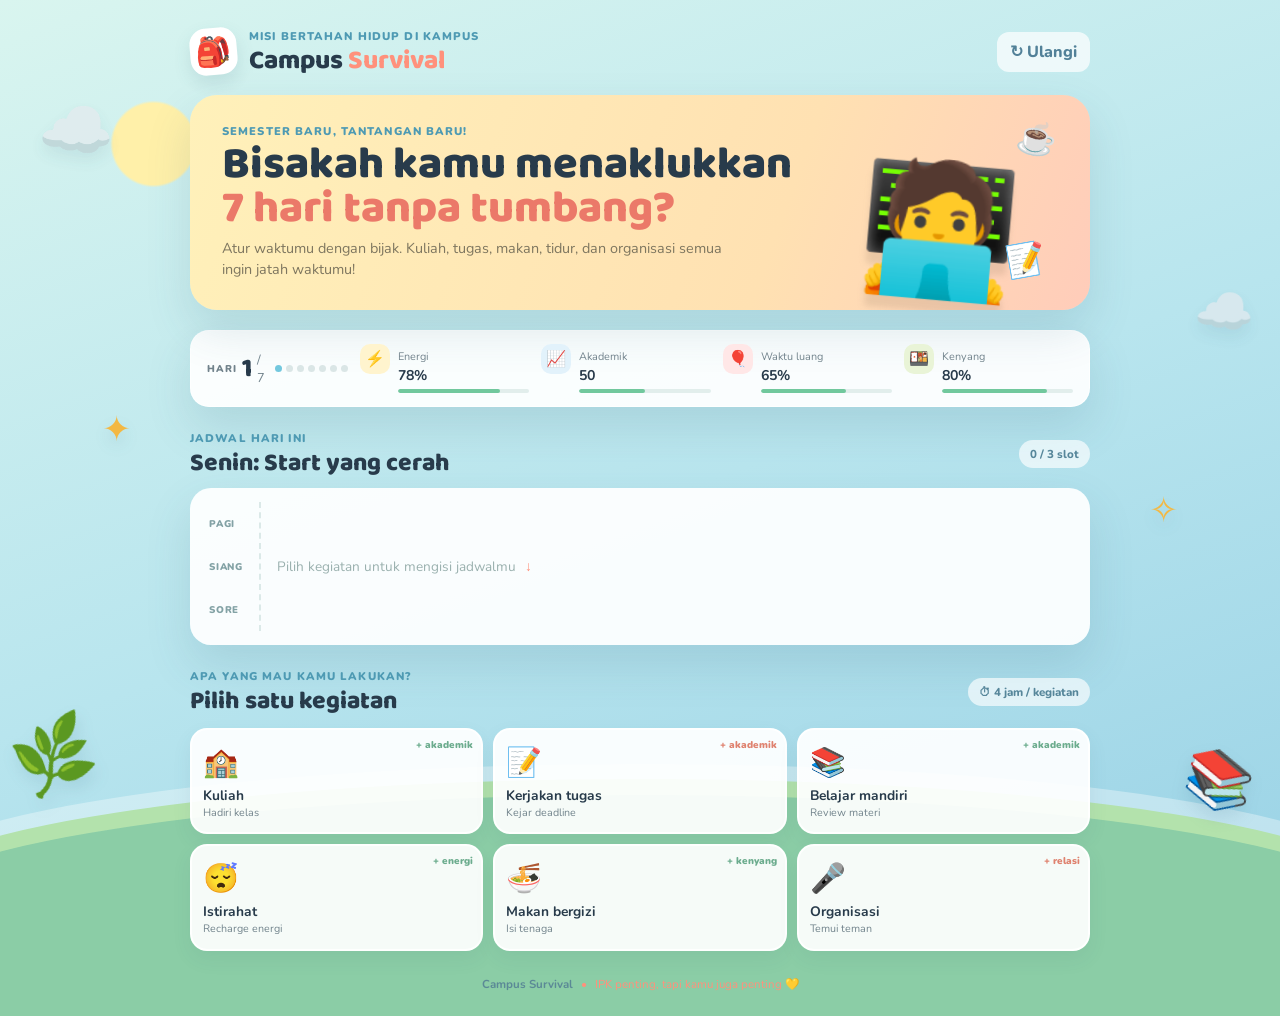
<file: index.html>
<!DOCTYPE html>
<html lang="id">
  <head>
    <meta charset="UTF-8" />
    <meta name="viewport" content="width=device-width, initial-scale=1.0" />
    <title>Campus Survival | Minggu Mahasiswa</title>
    <link rel="preconnect" href="https://fonts.googleapis.com" />
    <link rel="preconnect" href="https://fonts.gstatic.com" crossorigin />
    <link href="https://fonts.googleapis.com/css2?family=Baloo+2:wght@500;600;700;800&family=Nunito:wght@500;600;700;800&display=swap" rel="stylesheet" />
    <link rel="stylesheet" href="style.css" />
  </head>
  <body>
    <div class="doodle doodle-cloud cloud-a">☁️</div>
    <div class="doodle doodle-cloud cloud-b">☁️</div>
    <div class="doodle doodle-star star-a">✦</div>
    <div class="doodle doodle-star star-b">✧</div>
    <div class="doodle doodle-plant plant-a">🌿</div>
    <div class="doodle doodle-book">📚</div>

    <main class="app-shell">
      <header class="topbar">
        <div class="brand">
          <div class="brand-mark">🎒</div>
          <div><p class="eyebrow">Misi bertahan hidup di kampus</p><h1>Campus <span>Survival</span></h1></div>
        </div>
        <button id="restartBtn" class="restart-btn" type="button" title="Mulai ulang">↻ <span>Ulangi</span></button>
      </header>

      <section class="intro-banner">
        <div><p class="eyebrow">Semester baru, tantangan baru!</p><h2>Bisakah kamu menaklukkan<br /><em>7 hari tanpa tumbang?</em></h2><p>Atur waktumu dengan bijak. Kuliah, tugas, makan, tidur, dan organisasi semua ingin jatah waktumu!</p></div>
        <div class="student-mascot" role="img" aria-label="Mahasiswa dengan laptop">🧑‍💻</div>
        <div class="banner-sticker sticker-one">☕</div><div class="banner-sticker sticker-two">📝</div>
      </section>

      <section class="stats-panel" aria-label="Status mahasiswa">
        <div class="day-status"><span class="mini-label">HARI</span><strong id="dayValue">1</strong><span>/ 7</span><div class="day-dots" id="dayDots"></div></div>
        <div class="stat-item"><span class="stat-icon energy-icon">⚡</span><div><small>Energi</small><strong id="energyValue">78%</strong></div><div class="mini-meter"><i id="energyBar"></i></div></div>
        <div class="stat-item"><span class="stat-icon academic-icon">📈</span><div><small>Akademik</small><strong id="academicValue">50</strong></div><div class="mini-meter"><i id="academicBar"></i></div></div>
        <div class="stat-item"><span class="stat-icon free-icon">🎈</span><div><small>Waktu luang</small><strong id="freeValue">65%</strong></div><div class="mini-meter"><i id="freeBar"></i></div></div>
        <div class="stat-item"><span class="stat-icon food-icon">🍱</span><div><small>Kenyang</small><strong id="hungerValue">80%</strong></div><div class="mini-meter"><i id="hungerBar"></i></div></div>
      </section>

      <section class="schedule-section">
        <div class="section-heading"><div><p class="eyebrow">Jadwal hari ini</p><h2 id="dayTitle">Senin: Start yang cerah</h2></div><span class="slot-count" id="slotCount">0 / 3 slot</span></div>
        <div class="schedule-card">
          <div class="timeline"><div class="time-label">PAGI</div><div class="time-label">SIANG</div><div class="time-label">SORE</div></div>
          <div class="chosen-list" id="chosenList"><div class="empty-slot">Pilih kegiatan untuk mengisi jadwalmu <span>↓</span></div></div>
        </div>
      </section>

      <section class="activity-section">
        <div class="section-heading compact"><div><p class="eyebrow">Apa yang mau kamu lakukan?</p><h2>Pilih satu kegiatan</h2></div><span class="hours-badge">⏱ 4 jam / kegiatan</span></div>
        <div class="activity-grid" id="activityGrid"></div>
        <div id="dayFeedback" class="day-feedback" hidden></div>
        <button id="nextDayBtn" class="next-day-btn" type="button" hidden>Lanjut ke hari berikutnya <span>→</span></button>
      </section>

      <footer><strong>Campus Survival</strong><span>•</span><span>IPK penting, tapi kamu juga penting 💛</span></footer>
    </main>

    <div id="resultModal" class="modal" hidden>
      <div class="result-card" role="dialog" aria-modal="true" aria-labelledby="resultTitle"><div class="result-emoji">🎓</div><p class="eyebrow">Minggu selesai!</p><h2 id="resultTitle">Kamu berhasil bertahan!</h2><p id="resultMessage"></p><div class="result-stats"><div><span>Akademik</span><strong id="finalAcademic">0</strong></div><div><span>Energi</span><strong id="finalEnergy">0%</strong></div><div><span>Luang</span><strong id="finalFree">0%</strong></div></div><div class="verdict" id="verdictText"></div><button id="playAgainBtn" class="next-day-btn" type="button">Main lagi <span>↻</span></button></div>
    </div>
    <script src="script.js"></script>
  </body>
</html>
</file>
<file: style.css>
:root { --ink: #283b4b; --muted: #72838c; --navy: #456b89; --blue: #74c9df; --yellow: #ffd567; --coral: #ff917c; --green: #71c89d; --paper: rgba(255,255,255,.92); --shadow: 0 20px 45px rgba(57,100,119,.15); }
* { box-sizing: border-box; }
body { min-height: 100vh; margin: 0; overflow-x: hidden; color: var(--ink); font-family: "Nunito", sans-serif; background: #b9e4ee; }
body::before { content: ""; position: fixed; z-index: -3; inset: 0; background: radial-gradient(circle at 12% 16%, #fff0a9 0 3%, transparent 3.2%), linear-gradient(160deg,#d9f5ef 0%,#b8e5ee 54%,#9bd3e6 100%); }
body::after { content: ""; position: fixed; z-index: -2; left: -8%; right: -8%; bottom: -125px; height: 230px; border-radius: 50% 50% 0 0; background: #8bcda6; box-shadow: 0 -16px 0 #b3e2ac, 0 -31px 0 rgba(255,255,255,.35); }
button { font: inherit; }
.doodle { position: fixed; z-index: -1; pointer-events: none; user-select: none; filter: drop-shadow(0 8px 8px rgba(42,93,115,.12)); }
.doodle-cloud { font-size: 3.8rem; opacity: .7; animation: drift 7s ease-in-out infinite; }.cloud-a { top: 10%; left: 3%; }.cloud-b { top: 31%; right: 2%; font-size: 3rem; animation-delay: 1.5s; }.doodle-star { color: #f3b843; font-size: 2.2rem; animation: twinkle 3s ease-in-out infinite; }.star-a { left: 8%; top: 45%; }.star-b { right: 8%; top: 54%; animation-delay: .8s; }.doodle-plant { left: 1%; bottom: 11%; font-size: 4.1rem; transform: rotate(-20deg); }.doodle-book { right: 2%; bottom: 9%; font-size: 3.5rem; transform: rotate(13deg); }
.app-shell { width: min(100% - 32px, 900px); margin: auto; padding: 28px 0 24px; }.topbar,.brand,.stats-panel,.day-status,.section-heading,.slot-count,footer { display: flex; align-items: center; }.topbar { justify-content: space-between; margin-bottom: 20px; }.brand { gap: 12px; }.brand-mark { display: grid; place-items: center; width: 47px; height: 47px; border-radius: 16px; background: #fff; font-size: 1.8rem; box-shadow: 0 8px 18px rgba(55,102,119,.13); transform: rotate(-5deg); }.eyebrow { margin: 0 0 4px; color: #4e9ab3; font-size: .7rem; font-weight: 900; letter-spacing: .1em; text-transform: uppercase; }h1 { margin: 0; font: 800 1.65rem/1 "Baloo 2",sans-serif; }h1 span { color: var(--coral); }.restart-btn { border: 0; border-radius: 12px; padding: 9px 13px; color: #528198; background: rgba(255,255,255,.7); font-weight: 800; cursor: pointer; transition: transform .2s,background .2s; }.restart-btn:hover { transform: rotate(-4deg); background: #fff; }
.intro-banner { position: relative; min-height: 208px; overflow: hidden; padding: 29px 32px; border-radius: 27px; background: linear-gradient(110deg,#fff1ba,#ffe1b2 65%,#ffccba); box-shadow: var(--shadow); }.intro-banner h2 { margin: 4px 0 7px; font: 800 clamp(1.9rem,4.5vw,2.8rem)/.98 "Baloo 2",sans-serif; }.intro-banner h2 em { color: #eb7969; font-style: normal; }.intro-banner > div:first-child > p:last-child { max-width: 510px; margin: 0; color: #7e765f; font-size: .9rem; line-height: 1.5; }.student-mascot { position: absolute; right: 71px; bottom: -8px; font-size: 8rem; transform: rotate(5deg); filter: drop-shadow(0 12px 3px rgba(130,104,82,.17)); animation: bounce 4s ease-in-out infinite; }.banner-sticker { position: absolute; font-size: 2rem; }.sticker-one { top: 22px; right: 33px; transform: rotate(12deg); }.sticker-two { right: 44px; bottom: 28px; transform: rotate(-10deg); }
.stats-panel { gap: 12px; margin: 20px 0 24px; padding: 13px 16px; border: 1px solid rgba(255,255,255,.8); border-radius: 19px; background: var(--paper); box-shadow: var(--shadow); }.day-status { flex: 0 0 126px; gap: 5px; }.mini-label { color: var(--muted); font-size: .62rem; font-weight: 900; letter-spacing: .1em; }.day-status strong { font: 800 1.65rem "Baloo 2",sans-serif; }.day-status > span:not(.mini-label) { color: var(--muted); font-size: .8rem; }.day-dots { display: flex; gap: 4px; margin-left: 5px; }.day-dot { width: 7px; height: 7px; border-radius: 50%; background: #dbe7e7; }.day-dot.active { background: var(--blue); }.day-dot.done { background: var(--green); }.stat-item { position: relative; display: grid; grid-template-columns: 31px 1fr; flex: 1; min-width: 105px; column-gap: 7px; }.stat-icon { grid-row: span 2; display: grid; place-items: center; width: 30px; height: 30px; border-radius: 10px; background: #fff4ce; font-size: 1rem; }.stat-item small { color: var(--muted); font-size: .68rem; }.stat-item strong { display: block; font-size: .88rem; }.mini-meter { grid-column: 2; height: 4px; margin-top: 4px; overflow: hidden; border-radius: 4px; background: #e2eeec; }.mini-meter i { display: block; height: 100%; width: 50%; border-radius: inherit; background: var(--green); transition: width .4s; }.academic-icon { background: #e2f2fb; }.free-icon { background: #ffe7e7; }.food-icon { background: #e9f4d7; }
.section-heading { justify-content: space-between; gap: 12px; margin-bottom: 11px; }.section-heading h2 { margin: 0; font: 800 1.55rem/1.1 "Baloo 2",sans-serif; }.slot-count,.hours-badge { padding: 6px 11px; border-radius: 999px; color: #56869a; background: rgba(255,255,255,.65); font-size: .72rem; font-weight: 800; }.schedule-card { display: grid; grid-template-columns: 52px 1fr; min-height: 157px; padding: 14px 19px; border-radius: 21px; background: var(--paper); box-shadow: var(--shadow); }.timeline { display: flex; flex-direction: column; justify-content: space-around; border-right: 2px dashed #dbe9e8; }.time-label { color: #83a2a5; font-size: .61rem; font-weight: 900; letter-spacing: .08em; }.chosen-list { display: flex; flex-direction: column; justify-content: space-around; gap: 8px; padding-left: 16px; }.empty-slot { color: #9ab0ae; font-size: .85rem; }.empty-slot span { display: inline-block; margin-left: 5px; color: var(--coral); animation: bounce 2s infinite; }.chosen-slot { display: flex; align-items: center; gap: 9px; min-height: 34px; padding: 5px 9px; border-radius: 10px; background: #f0faf7; color: #47796f; font-size: .78rem; font-weight: 800; animation: reveal .3s ease; }.chosen-slot .slot-emoji { font-size: 1.1rem; }
.activity-section { margin-top: 24px; }.compact { margin-bottom: 12px; }.activity-grid { display: grid; grid-template-columns: repeat(3,1fr); gap: 10px; }.activity-btn { position: relative; min-height: 103px; padding: 13px 11px; border: 2px solid rgba(255,255,255,.88); border-radius: 17px; color: var(--ink); text-align: left; background: var(--paper); box-shadow: 0 8px 19px rgba(55,100,119,.08); cursor: pointer; transition: transform .2s,border-color .2s,box-shadow .2s; }.activity-btn:hover { transform: translateY(-4px); border-color: var(--blue); box-shadow: 0 11px 24px rgba(55,100,119,.14); }.activity-btn:disabled { opacity: .45; cursor: default; transform: none; }.activity-emoji { display: block; margin-bottom: 4px; font-size: 1.8rem; }.activity-btn strong { display: block; font-size: .86rem; }.activity-btn small { display: block; margin-top: 2px; color: var(--muted); font-size: .67rem; line-height: 1.2; }.activity-btn .impact { position: absolute; top: 8px; right: 8px; color: #6cac8e; font-size: .62rem; font-weight: 900; }.activity-btn:nth-child(2) .impact,.activity-btn:nth-child(6) .impact { color: #df826f; }
.day-feedback { margin-top: 14px; padding: 13px 15px; border-radius: 14px; color: #55786e; background: #eaf8f1; font-size: .84rem; line-height: 1.45; animation: reveal .3s ease; }.day-feedback.warning { color: #97645a; background: #fff0e9; }.next-day-btn { display: flex; justify-content: center; align-items: center; gap: 12px; width: 100%; margin-top: 14px; padding: 13px 18px; border: 0; border-radius: 14px; color: white; background: var(--navy); box-shadow: 0 8px 16px rgba(69,107,137,.2); font-weight: 900; cursor: pointer; transition: .2s; }.next-day-btn:hover { background: #355772; transform: translateY(-2px); }.next-day-btn span { font-size: 1.2rem; }footer { justify-content: center; gap: 8px; margin-top: 25px; color: #5b8996; font-size: .72rem; }footer span { color: var(--coral); }
.modal { position: fixed; inset: 0; z-index: 5; display: grid; place-items: center; padding: 20px; background: rgba(39,79,93,.34); backdrop-filter: blur(5px); }.result-card { width: min(100%,430px); padding: 29px; border-radius: 25px; text-align: center; background: #fffdf4; box-shadow: 0 25px 60px rgba(39,79,93,.25); animation: reveal .4s ease; }.result-emoji { font-size: 4rem; }.result-card h2 { margin: 2px 0 6px; font: 800 2rem "Baloo 2",sans-serif; }.result-card > p:not(.eyebrow) { margin: 0 auto 17px; color: var(--muted); line-height: 1.45; }.result-stats { display: grid; grid-template-columns: repeat(3,1fr); gap: 7px; margin-bottom: 14px; }.result-stats div { padding: 9px 4px; border-radius: 12px; background: #eef9f5; }.result-stats span { display: block; color: var(--muted); font-size: .68rem; }.result-stats strong { display: block; color: #438b79; font: 800 1.35rem "Baloo 2",sans-serif; }.verdict { padding: 10px; border-radius: 11px; color: #977334; background: #fff2bf; font-size: .8rem; font-weight: 800; }[hidden] { display: none !important; }
@keyframes drift { 50% { transform: translateY(-10px) translateX(7px); } } @keyframes twinkle { 50% { opacity: .35; transform: scale(1.2) rotate(15deg); } } @keyframes bounce { 50% { transform: translateY(-7px) rotate(4deg); } } @keyframes reveal { from { opacity: 0; transform: translateY(8px); } to { opacity: 1; transform: translateY(0); } }
@media (max-width: 700px) { .app-shell { width: min(100% - 22px,900px); padding-top: 18px; }.intro-banner { min-height: 250px; padding: 24px 21px; }.intro-banner > div:first-child > p:last-child { max-width: 300px; }.student-mascot { right: 36px; font-size: 6.6rem; }.stats-panel { align-items: stretch; flex-wrap: wrap; gap: 10px; }.day-status { flex-basis: 100%; }.stat-item { min-width: calc(50% - 10px); }.activity-grid { grid-template-columns: repeat(2,1fr); }.cloud-a { left: -9%; }.doodle-book { right: -5%; } }
@media (max-width: 430px) { .intro-banner h2 { font-size: 1.8rem; }.student-mascot { right: 21px; bottom: -6px; font-size: 5.5rem; opacity: .8; }.section-heading { align-items: flex-start; flex-direction: column; gap: 6px; }.schedule-card { padding-right: 10px; padding-left: 12px; }.chosen-list { padding-left: 11px; }.activity-btn { min-height: 112px; }.hours-badge { align-self: flex-start; } }
</file>
<file: campus-survival/style.css>
:root { --ink: #283b4b; --muted: #72838c; --navy: #456b89; --blue: #74c9df; --yellow: #ffd567; --coral: #ff917c; --green: #71c89d; --paper: rgba(255,255,255,.92); --shadow: 0 20px 45px rgba(57,100,119,.15); }
* { box-sizing: border-box; }
body { min-height: 100vh; margin: 0; overflow-x: hidden; color: var(--ink); font-family: "Nunito", sans-serif; background: #b9e4ee; }
body::before { content: ""; position: fixed; z-index: -3; inset: 0; background: radial-gradient(circle at 12% 16%, #fff0a9 0 3%, transparent 3.2%), linear-gradient(160deg,#d9f5ef 0%,#b8e5ee 54%,#9bd3e6 100%); }
body::after { content: ""; position: fixed; z-index: -2; left: -8%; right: -8%; bottom: -125px; height: 230px; border-radius: 50% 50% 0 0; background: #8bcda6; box-shadow: 0 -16px 0 #b3e2ac, 0 -31px 0 rgba(255,255,255,.35); }
button { font: inherit; }
.doodle { position: fixed; z-index: -1; pointer-events: none; user-select: none; filter: drop-shadow(0 8px 8px rgba(42,93,115,.12)); }
.doodle-cloud { font-size: 3.8rem; opacity: .7; animation: drift 7s ease-in-out infinite; }.cloud-a { top: 10%; left: 3%; }.cloud-b { top: 31%; right: 2%; font-size: 3rem; animation-delay: 1.5s; }.doodle-star { color: #f3b843; font-size: 2.2rem; animation: twinkle 3s ease-in-out infinite; }.star-a { left: 8%; top: 45%; }.star-b { right: 8%; top: 54%; animation-delay: .8s; }.doodle-plant { left: 1%; bottom: 11%; font-size: 4.1rem; transform: rotate(-20deg); }.doodle-book { right: 2%; bottom: 9%; font-size: 3.5rem; transform: rotate(13deg); }
.app-shell { width: min(100% - 32px, 900px); margin: auto; padding: 28px 0 24px; }.topbar,.brand,.stats-panel,.day-status,.section-heading,.slot-count,footer { display: flex; align-items: center; }.topbar { justify-content: space-between; margin-bottom: 20px; }.brand { gap: 12px; }.brand-mark { display: grid; place-items: center; width: 47px; height: 47px; border-radius: 16px; background: #fff; font-size: 1.8rem; box-shadow: 0 8px 18px rgba(55,102,119,.13); transform: rotate(-5deg); }.eyebrow { margin: 0 0 4px; color: #4e9ab3; font-size: .7rem; font-weight: 900; letter-spacing: .1em; text-transform: uppercase; }h1 { margin: 0; font: 800 1.65rem/1 "Baloo 2",sans-serif; }h1 span { color: var(--coral); }.restart-btn { border: 0; border-radius: 12px; padding: 9px 13px; color: #528198; background: rgba(255,255,255,.7); font-weight: 800; cursor: pointer; transition: transform .2s,background .2s; }.restart-btn:hover { transform: rotate(-4deg); background: #fff; }
.intro-banner { position: relative; min-height: 208px; overflow: hidden; padding: 29px 32px; border-radius: 27px; background: linear-gradient(110deg,#fff1ba,#ffe1b2 65%,#ffccba); box-shadow: var(--shadow); }.intro-banner h2 { margin: 4px 0 7px; font: 800 clamp(1.9rem,4.5vw,2.8rem)/.98 "Baloo 2",sans-serif; }.intro-banner h2 em { color: #eb7969; font-style: normal; }.intro-banner > div:first-child > p:last-child { max-width: 510px; margin: 0; color: #7e765f; font-size: .9rem; line-height: 1.5; }.student-mascot { position: absolute; right: 71px; bottom: -8px; font-size: 8rem; transform: rotate(5deg); filter: drop-shadow(0 12px 3px rgba(130,104,82,.17)); animation: bounce 4s ease-in-out infinite; }.banner-sticker { position: absolute; font-size: 2rem; }.sticker-one { top: 22px; right: 33px; transform: rotate(12deg); }.sticker-two { right: 44px; bottom: 28px; transform: rotate(-10deg); }
.stats-panel { gap: 12px; margin: 20px 0 24px; padding: 13px 16px; border: 1px solid rgba(255,255,255,.8); border-radius: 19px; background: var(--paper); box-shadow: var(--shadow); }.day-status { flex: 0 0 126px; gap: 5px; }.mini-label { color: var(--muted); font-size: .62rem; font-weight: 900; letter-spacing: .1em; }.day-status strong { font: 800 1.65rem "Baloo 2",sans-serif; }.day-status > span:not(.mini-label) { color: var(--muted); font-size: .8rem; }.day-dots { display: flex; gap: 4px; margin-left: 5px; }.day-dot { width: 7px; height: 7px; border-radius: 50%; background: #dbe7e7; }.day-dot.active { background: var(--blue); }.day-dot.done { background: var(--green); }.stat-item { position: relative; display: grid; grid-template-columns: 31px 1fr; flex: 1; min-width: 105px; column-gap: 7px; }.stat-icon { grid-row: span 2; display: grid; place-items: center; width: 30px; height: 30px; border-radius: 10px; background: #fff4ce; font-size: 1rem; }.stat-item small { color: var(--muted); font-size: .68rem; }.stat-item strong { display: block; font-size: .88rem; }.mini-meter { grid-column: 2; height: 4px; margin-top: 4px; overflow: hidden; border-radius: 4px; background: #e2eeec; }.mini-meter i { display: block; height: 100%; width: 50%; border-radius: inherit; background: var(--green); transition: width .4s; }.academic-icon { background: #e2f2fb; }.free-icon { background: #ffe7e7; }.food-icon { background: #e9f4d7; }
.section-heading { justify-content: space-between; gap: 12px; margin-bottom: 11px; }.section-heading h2 { margin: 0; font: 800 1.55rem/1.1 "Baloo 2",sans-serif; }.slot-count,.hours-badge { padding: 6px 11px; border-radius: 999px; color: #56869a; background: rgba(255,255,255,.65); font-size: .72rem; font-weight: 800; }.schedule-card { display: grid; grid-template-columns: 52px 1fr; min-height: 157px; padding: 14px 19px; border-radius: 21px; background: var(--paper); box-shadow: var(--shadow); }.timeline { display: flex; flex-direction: column; justify-content: space-around; border-right: 2px dashed #dbe9e8; }.time-label { color: #83a2a5; font-size: .61rem; font-weight: 900; letter-spacing: .08em; }.chosen-list { display: flex; flex-direction: column; justify-content: space-around; gap: 8px; padding-left: 16px; }.empty-slot { color: #9ab0ae; font-size: .85rem; }.empty-slot span { display: inline-block; margin-left: 5px; color: var(--coral); animation: bounce 2s infinite; }.chosen-slot { display: flex; align-items: center; gap: 9px; min-height: 34px; padding: 5px 9px; border-radius: 10px; background: #f0faf7; color: #47796f; font-size: .78rem; font-weight: 800; animation: reveal .3s ease; }.chosen-slot .slot-emoji { font-size: 1.1rem; }
.activity-section { margin-top: 24px; }.compact { margin-bottom: 12px; }.activity-grid { display: grid; grid-template-columns: repeat(3,1fr); gap: 10px; }.activity-btn { position: relative; min-height: 103px; padding: 13px 11px; border: 2px solid rgba(255,255,255,.88); border-radius: 17px; color: var(--ink); text-align: left; background: var(--paper); box-shadow: 0 8px 19px rgba(55,100,119,.08); cursor: pointer; transition: transform .2s,border-color .2s,box-shadow .2s; }.activity-btn:hover { transform: translateY(-4px); border-color: var(--blue); box-shadow: 0 11px 24px rgba(55,100,119,.14); }.activity-btn:disabled { opacity: .45; cursor: default; transform: none; }.activity-emoji { display: block; margin-bottom: 4px; font-size: 1.8rem; }.activity-btn strong { display: block; font-size: .86rem; }.activity-btn small { display: block; margin-top: 2px; color: var(--muted); font-size: .67rem; line-height: 1.2; }.activity-btn .impact { position: absolute; top: 8px; right: 8px; color: #6cac8e; font-size: .62rem; font-weight: 900; }.activity-btn:nth-child(2) .impact,.activity-btn:nth-child(6) .impact { color: #df826f; }
.day-feedback { margin-top: 14px; padding: 13px 15px; border-radius: 14px; color: #55786e; background: #eaf8f1; font-size: .84rem; line-height: 1.45; animation: reveal .3s ease; }.day-feedback.warning { color: #97645a; background: #fff0e9; }.next-day-btn { display: flex; justify-content: center; align-items: center; gap: 12px; width: 100%; margin-top: 14px; padding: 13px 18px; border: 0; border-radius: 14px; color: white; background: var(--navy); box-shadow: 0 8px 16px rgba(69,107,137,.2); font-weight: 900; cursor: pointer; transition: .2s; }.next-day-btn:hover { background: #355772; transform: translateY(-2px); }.next-day-btn span { font-size: 1.2rem; }footer { justify-content: center; gap: 8px; margin-top: 25px; color: #5b8996; font-size: .72rem; }footer span { color: var(--coral); }
.modal { position: fixed; inset: 0; z-index: 5; display: grid; place-items: center; padding: 20px; background: rgba(39,79,93,.34); backdrop-filter: blur(5px); }.result-card { width: min(100%,430px); padding: 29px; border-radius: 25px; text-align: center; background: #fffdf4; box-shadow: 0 25px 60px rgba(39,79,93,.25); animation: reveal .4s ease; }.result-emoji { font-size: 4rem; }.result-card h2 { margin: 2px 0 6px; font: 800 2rem "Baloo 2",sans-serif; }.result-card > p:not(.eyebrow) { margin: 0 auto 17px; color: var(--muted); line-height: 1.45; }.result-stats { display: grid; grid-template-columns: repeat(3,1fr); gap: 7px; margin-bottom: 14px; }.result-stats div { padding: 9px 4px; border-radius: 12px; background: #eef9f5; }.result-stats span { display: block; color: var(--muted); font-size: .68rem; }.result-stats strong { display: block; color: #438b79; font: 800 1.35rem "Baloo 2",sans-serif; }.verdict { padding: 10px; border-radius: 11px; color: #977334; background: #fff2bf; font-size: .8rem; font-weight: 800; }[hidden] { display: none !important; }
@keyframes drift { 50% { transform: translateY(-10px) translateX(7px); } } @keyframes twinkle { 50% { opacity: .35; transform: scale(1.2) rotate(15deg); } } @keyframes bounce { 50% { transform: translateY(-7px) rotate(4deg); } } @keyframes reveal { from { opacity: 0; transform: translateY(8px); } to { opacity: 1; transform: translateY(0); } }
@media (max-width: 700px) { .app-shell { width: min(100% - 22px,900px); padding-top: 18px; }.intro-banner { min-height: 250px; padding: 24px 21px; }.intro-banner > div:first-child > p:last-child { max-width: 300px; }.student-mascot { right: 36px; font-size: 6.6rem; }.stats-panel { align-items: stretch; flex-wrap: wrap; gap: 10px; }.day-status { flex-basis: 100%; }.stat-item { min-width: calc(50% - 10px); }.activity-grid { grid-template-columns: repeat(2,1fr); }.cloud-a { left: -9%; }.doodle-book { right: -5%; } }
@media (max-width: 430px) { .intro-banner h2 { font-size: 1.8rem; }.student-mascot { right: 21px; bottom: -6px; font-size: 5.5rem; opacity: .8; }.section-heading { align-items: flex-start; flex-direction: column; gap: 6px; }.schedule-card { padding-right: 10px; padding-left: 12px; }.chosen-list { padding-left: 11px; }.activity-btn { min-height: 112px; }.hours-badge { align-self: flex-start; } }
</file>
